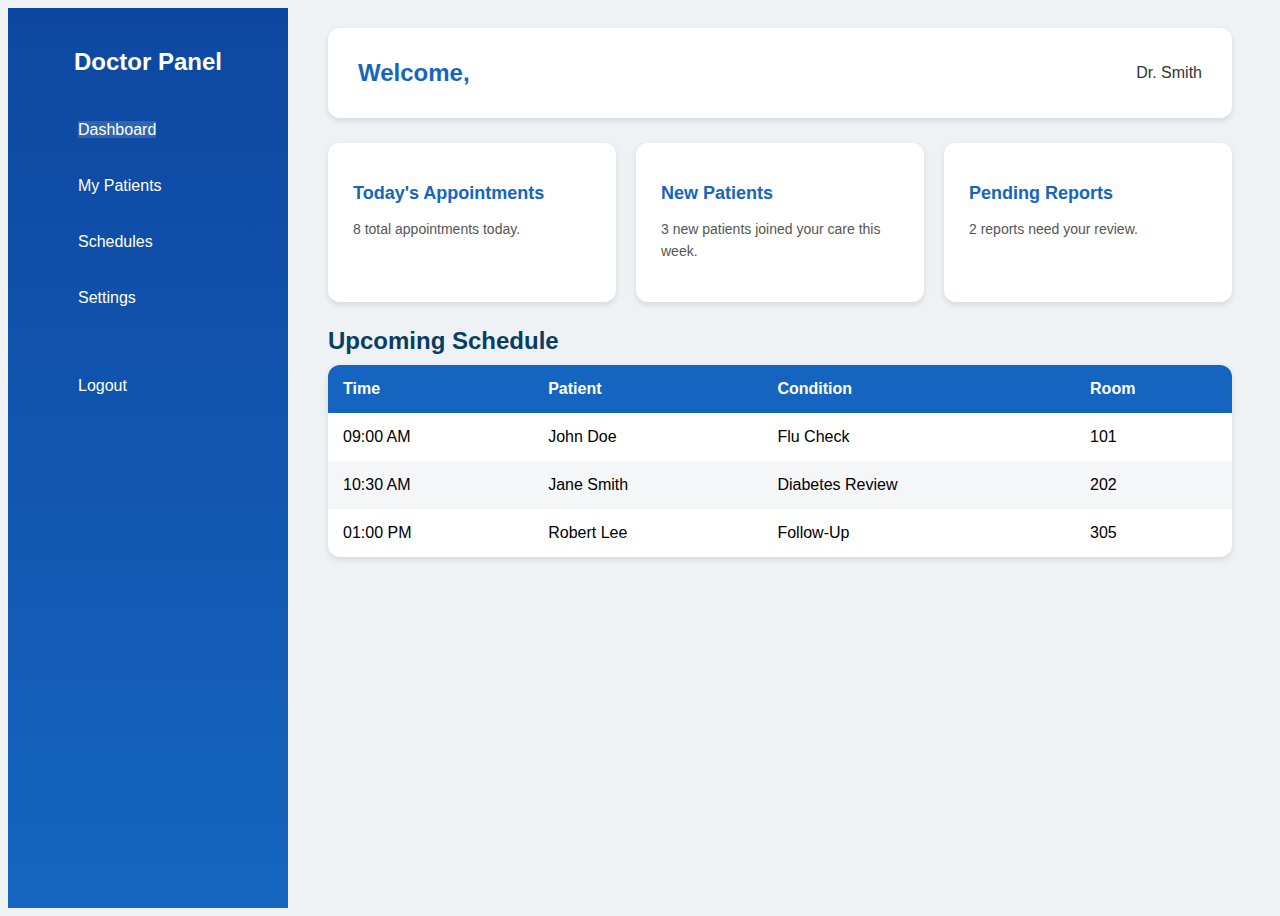
<file: index.html>
<!DOCTYPE html>
<html lang="en">
<head>
  <meta charset="UTF-8">
  <meta name="viewport" content="width=device-width, initial-scale=1.0">
  <title>Doctor Dashboard</title>
  <link rel="stylesheet" href="doctor.css">
  <style>
    
  </style>
</head>
<body>
  
  <div class="sidebar">
    <div>
      <h2>Doctor Panel</h2>
      <ul>
        <li><a href="index.html" class="active">Dashboard</a></li>
        <li><a href="my-patients.html">My Patients</a></li>
        <li><a href="schedule.html">Schedules</a></li>
        <li><a href="settings.html">Settings</a></li>
      </ul>
    </div>
    <ul>
      <li><a href="login.html">Logout</a></li>
    </ul>
  </div>

  <div class="main-content">
    <header>
      <h1>Welcome, </h1>
      <div class="profile">
        <p>Dr. Smith</p>
      </div>
    </header>

    <div class="overview">
      <div class="card">
        <h2>Today's Appointments</h2>
        <p>8 total appointments today.</p>
      </div>
      <div class="card">
        <h2>New Patients</h2>
        <p>3 new patients joined your care this week.</p>
      </div>
      <div class="card">
        <h2>Pending Reports</h2>
        <p>2 reports need your review.</p>
      </div>
    </div>

    <h2 style="margin-bottom:10px; color:#0a3d62;">Upcoming Schedule</h2>
    <table>
      <thead>
        <tr>
          <th>Time</th>
          <th>Patient</th>
          <th>Condition</th>
          <th>Room</th>
        </tr>
      </thead>
      <tbody>
        <tr>
          <td>09:00 AM</td>
          <td>John Doe</td>
          <td>Flu Check</td>
          <td>101</td>
        </tr>
        <tr>
          <td>10:30 AM</td>
          <td>Jane Smith</td>
          <td>Diabetes Review</td>
          <td>202</td>
        </tr>
        <tr>
          <td>01:00 PM</td>
          <td>Robert Lee</td>
          <td>Follow-Up</td>
          <td>305</td>
        </tr>
      </tbody>
    </table>
  </div>
</body>

</html>
</file>
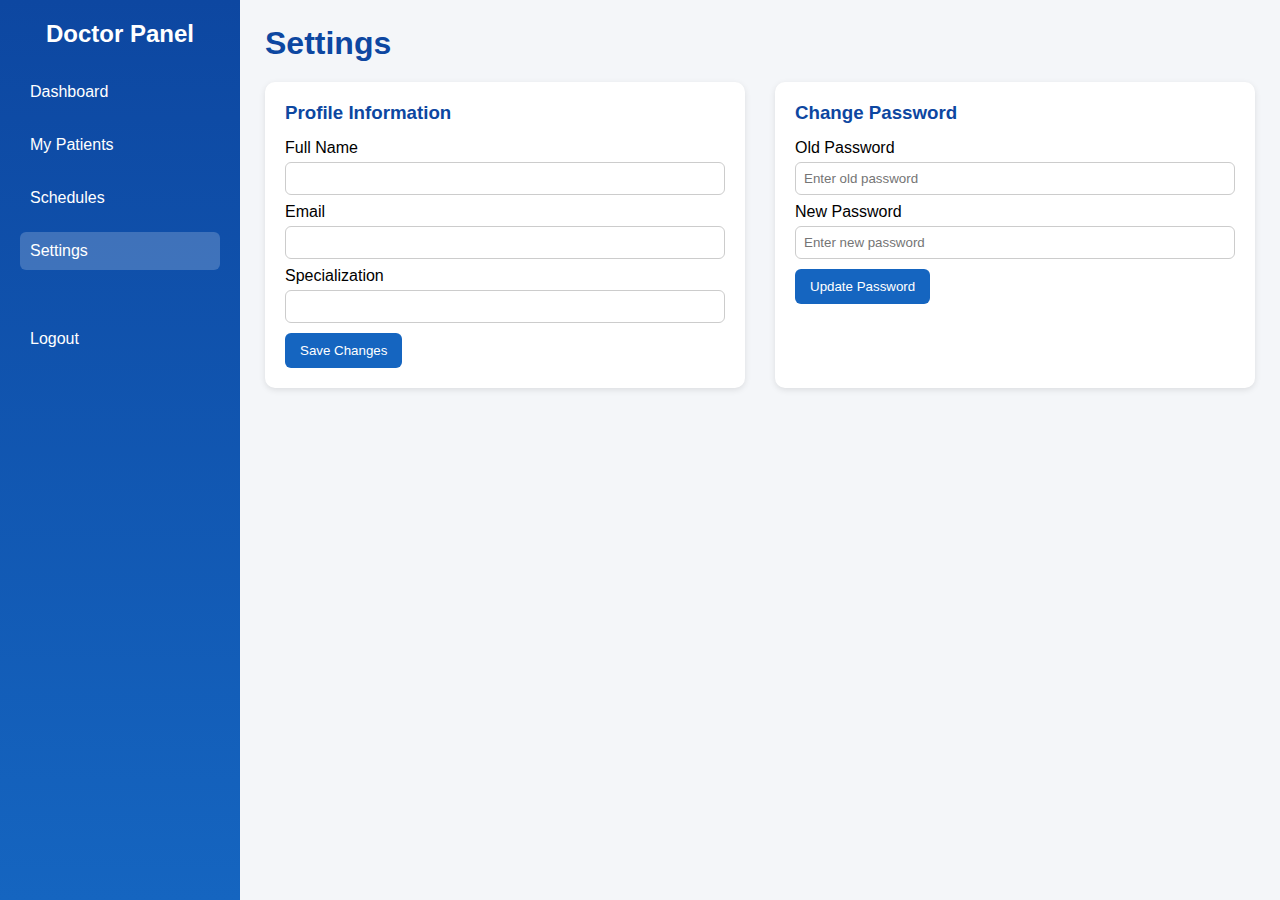
<file: settings.html>
<!DOCTYPE html>
<html lang="en">
<head>
  <meta charset="UTF-8">
  <meta name="viewport" content="width=device-width, initial-scale=1.0">
  <title>Settings - Doctor Panel</title>
  <link rel="stylesheet" href="settings.css">
</head>
<body>

  <div class="sidebar">
    <h2>Doctor Panel</h2>
    <ul>
      <li><a href="index.html">Dashboard</a></li>
      <li><a href="my-patients.html">My Patients</a></li>
      <li><a href="schedule.html">Schedules</a></li>
      <li class="active"><a href="settings.html">Settings</a></li>
      <li><a href="login.html" class="logout">Logout</a></li>
    </ul>
  </div>

  <div class="main-content">
    <header>
      <h1>Settings</h1>
    </header>

    <section class="settings">
      <div class="settings-card">
        <h3>Profile Information</h3>
        <form>
          <label>Full Name</label>
          <input type="text" value="">

          <label>Email</label>
          <input type="email" value="">

          <label>Specialization</label>
          <input type="text" value="">

          <button type="submit">Save Changes</button>
        </form>
      </div>

      <div class="settings-card">
        <h3>Change Password</h3>
        <form>
          <label>Old Password</label>
          <input type="password" placeholder="Enter old password">

          <label>New Password</label>
          <input type="password" placeholder="Enter new password">

          <button type="submit" class="change-pass">Update Password</button>
        </form>
      </div>
    </section>
  </div>

</body>

</html>
</file>
<file: doctor.css>
body {
      display: flex;
      height: 100vh;
      background-color: #eef2f5;
      font-family: 'Segoe UI', sans-serif;
    }

    .sidebar {
      width: 240px;
      background: linear-gradient(180deg, #0d47a1, #1565c0);
      color: white;
      padding: 20px;
      display: flex;
      flex-direction: column;
    }

    .sidebar h2 {
      text-align: center;
      margin-bottom: 30px;
    }

    .sidebar ul {
      list-style: none;
    }

    .sidebar ul li {
      padding: 15px 10px;
      margin: 8px 0;
      border-radius: 8px;
      cursor: pointer;
      trasnsition: background 0.3s;
    }

    .sidebar ul li a {
      text-decoration: none;
      color: white;
    }

    .sidebar ul li a:hover,
    .sidebar ul li a.active {
      background-color: rgba(255,255,255,0.15);
    }

      .logout{
            margin-top: auto;
            text-align: center;
      }

    .main-content {
      flex: 1;
      padding: 20px 40px;
    }

    header {
      background-color: white;
      padding: 15px 30px;
      border-radius: 12px;
      box-shadow: 0 3px 6px rgba(0,0,0,0.1);
      display: flex;
      justify-content: space-between;
      align-items: center;
      margin-bottom: 25px;
    }

    header h1 {
      color: #1565c0;
      font-size: 24px;
    }

    .profile {
      display: flex;
      align-items: center;
      gap: 10px;
    }

    .profile img {
      width: 45px;
      height: 45px;
      border-radius: 50%;
      object-fit: cover;
      border: 2px solid #3c6382;
    }

    .profile p {
      font-weight: 500;
      color: #333;
    }

    .overview {
      display: grid;
      grid-template-columns: repeat(auto-fit, minmax(230px, 1fr));
      gap: 20px;
      margin-bottom: 25px;
    }

    .card {
      background-color: white;
      padding: 25px;
      border-radius: 12px;
      box-shadow: 0 3px 6px rgba(0,0,0,0.1);
      transition: transform 0.3s;
    }

    .card:hover {
      transform: translateY(-5px);
    }

    .card h2 {
      color: #1565c0;
      margin-bottom: 10px;
      font-size: 18px;
    }

    .card p {
      color: #555;
      font-size: 14px;
      line-height: 1.6;
    }

    table {
      width: 100%;
      background-color: white;
      border-collapse: collapse;
      border-radius: 12px;
      box-shadow: 0 3px 6px rgba(0,0,0,0.1);
      overflow: hidden;
    }

    table th, table td {
      padding: 15px;
      text-align: left;
    }

    table th {
      background-color: #1565c0;
      color: white;
    }

    table tr:nth-child(even) {
      background-color: #f4f6f8;
    }

    table tr:hover {
      background-color: #e9f2fa;
    }
</file>
<file: settings.css>
* {
  margin: 0;
  padding: 0;
  box-sizing: border-box;
  font-family: "Segoe UI", sans-serif;
}

body {
  display: flex;
  background: #f4f6f9;
  height: 100vh;
}

.sidebar {
  width: 240px;
  background: linear-gradient(180deg, #0d47a1, #1565c0);
  color: white;
  padding: 20px;
}

.sidebar h2 {
  text-align: center;
  margin-bottom: 25px;
}

.sidebar ul {
  list-style: none;
}

.sidebar li {
  margin: 15px 0;
}

.sidebar a {
  text-decoration: none;
  color: white;
  display: block;
  padding: 10px;
  border-radius: 6px;
  transition: background 0.3s;
}

.sidebar a:hover,
.sidebar .active a {
  background: rgba(255, 255, 255, 0.2);
}

.logout {
  margin-top: 50px;
}

.main-content {
  flex: 1;
  padding: 25px;
  overflow-y: auto;
}

header h1 {
  color: #0d47a1;
  margin-bottom: 20px;
}

table {
  width: 100%;
  border-collapse: collapse;
  background: white;
  border-radius: 10px;
  overflow: hidden;
}

th, td {
  padding: 12px 15px;
  border-bottom: 1px solid #ddd;
  text-align: left;
}

thead {
  background: #1565c0;
  color: white;
}

tbody tr:hover {
  background: #f1f5fb;
}

.view-btn {
  background: #1565c0;
  color: white;
  border: none;
  padding: 6px 12px;
  border-radius: 6px;
  cursor: pointer;
}

.schedule {
  display: grid;
  grid-template-columns: repeat(auto-fit, minmax(220px, 1fr));
  gap: 20px;
}

.schedule-card {
  background: white;
  padding: 20px;
  border-radius: 10px;
  box-shadow: 0 2px 6px rgba(0, 0, 0, 0.1);
}

.schedule-card h3 {
  color: #1565c0;
  margin-bottom: 10px;
}

.settings {
  display: grid;
  grid-template-columns: repeat(auto-fit, minmax(300px, 1fr));
  gap: 30px;
}

.settings-card {
  background: white;
  padding: 20px;
  border-radius: 10px;
  box-shadow: 0 2px 6px rgba(0, 0, 0, 0.1);
}

.settings-card h3 {
  color: #0d47a1;
  margin-bottom: 15px;
}

label {
  display: block;
  margin: 8px 0 5px;
}

input {
  width: 100%;
  padding: 8px;
  border: 1px solid #ccc;
  border-radius: 6px;
}

button {
  margin-top: 10px;
  background: #1565c0;
  color: white;
  border: none;
  padding: 10px 15px;
  border-radius: 6px;
  cursor: pointer;
}

button:hover {
  background: #0d47a1;
}
</file>
